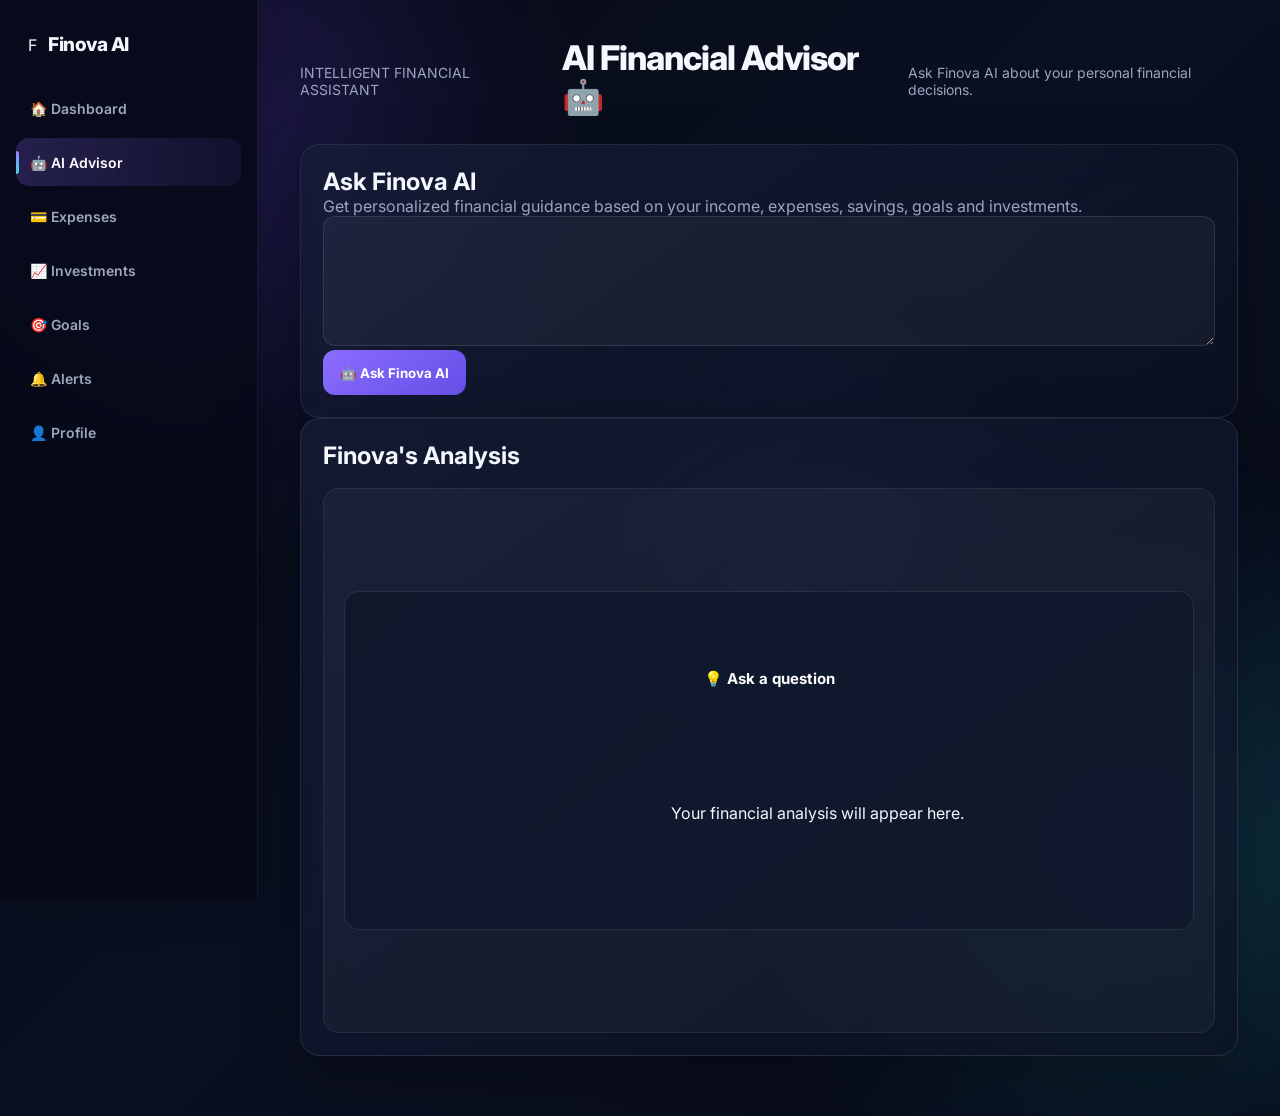
<file: frontend/advisor.html>
<!DOCTYPE html>
<html lang="en">
<head>
    <meta charset="UTF-8">
    <meta name="viewport" content="width=device-width, initial-scale=1.0">

    <title>AI Advisor | Finova AI</title>

    <link rel="stylesheet" href="style.css">
</head>

<body>

<div class="app">

    <!-- SIDEBAR -->
    <aside class="sidebar">

        <div class="logo">
            <span>F</span>
            <h2>Finova AI</h2>
        </div>

        <nav>
            <a href="index.html">🏠 Dashboard</a>
            <a href="advisor.html" class="active">🤖 AI Advisor</a>
            <a href="expenses.html">💳 Expenses</a>
            <a href="investments.html">📈 Investments</a>
            <a href="goals.html">🎯 Goals</a>
            <a href="alerts.html">🔔 Alerts</a>
            <a href="profile.html">👤 Profile</a>
        </nav>

    </aside>


    <!-- MAIN CONTENT -->
    <main class="main-content">

        <div class="page-header">

            <p class="eyebrow">INTELLIGENT FINANCIAL ASSISTANT</p>

            <h1>AI Financial Advisor 🤖</h1>

            <p>
                Ask Finova AI about your personal financial decisions.
            </p>

        </div>


        <!-- ADVISOR CARD -->
        <section class="card">

            <h2>Ask Finova AI</h2>

            <p>
                Get personalized financial guidance based on your
                income, expenses, savings, goals and investments.
            </p>

            <textarea
                id="question"
                placeholder="Example: Can I afford to buy a ₹50,000 laptop?"
                rows="5">
            </textarea>

            <button onclick="askAdvisor()">
                🤖 Ask Finova AI
            </button>

        </section>


        <!-- RESPONSE -->
        <section class="card">

            <h2>Finova's Analysis</h2>

            <div id="answer">

                <div style="text-align:center; padding:30px;">
                    <h3>💡 Ask a question</h3>

                    <p>
                        Your financial analysis will appear here.
                    </p>
                </div>

            </div>

        </section>

    </main>

</div>


<script>

const API = "http://127.0.0.1:5000/api";


async function askAdvisor() {

    const question =
        document.getElementById("question").value.trim();

    if (!question) {

        alert("Please enter a question.");

        return;
    }


    const answerBox =
        document.getElementById("answer");


    answerBox.innerHTML = `
        <div style="text-align:center; padding:30px;">
            <h3>🤔 Finova AI is analyzing...</h3>
            <p>Please wait.</p>
        </div>
    `;


    try {

        const response = await fetch(`${API}/advisor`, {

            method: "POST",

            headers: {
                "Content-Type": "application/json"
            },

            body: JSON.stringify({
                question: question
            })

        });


        const data = await response.json();


        if (!response.ok) {

            answerBox.innerHTML = `
                <div style="padding:20px;">
                    ❌ ${data.error || "Something went wrong."}
                </div>
            `;

            return;
        }


        answerBox.innerHTML = `
            <div style="
                white-space: pre-wrap;
                line-height: 1.7;
                padding: 20px;
                background: #f5f7fb;
                border-radius: 15px;
            ">
                ${data.answer}
            </div>
        `;


    } catch (error) {

        console.error(error);

        answerBox.innerHTML = `
            <div style="padding:20px;">
                ❌ Cannot connect to Flask.
            </div>
        `;

    }

}

</script>

</body>
</html>
</file>
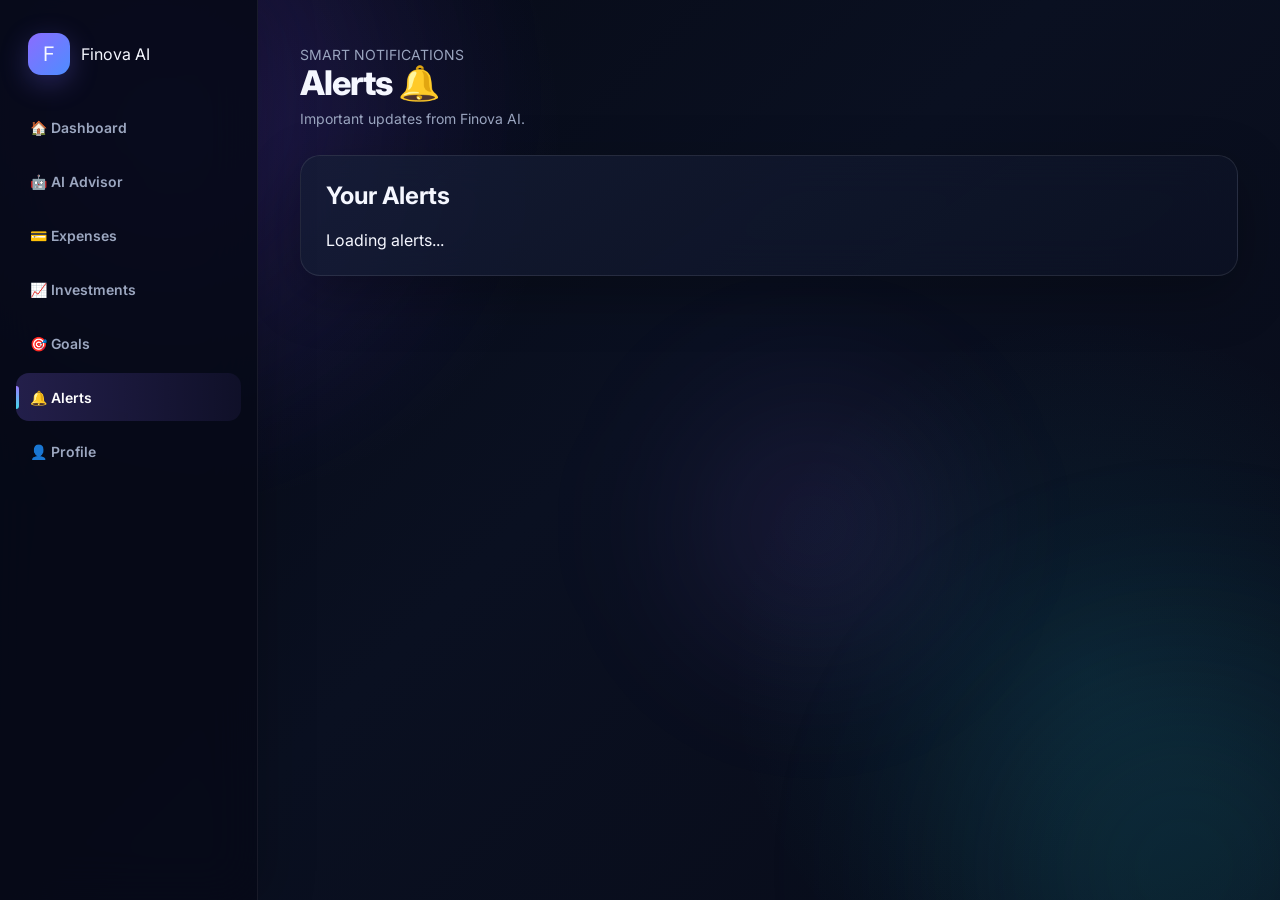
<file: frontend/alerts.html>
<!DOCTYPE html>
<html lang="en">

<head>

    <meta charset="UTF-8">

    <meta name="viewport"
          content="width=device-width, initial-scale=1.0">

    <title>Alerts | Finova AI</title>

    <link rel="stylesheet"
          href="style.css">

</head>


<body>

<div class="app">


    <aside class="sidebar">

        <div class="logo">

            <div class="logo-icon">
                F
            </div>

            Finova AI

        </div>


        <nav>

            <a href="index.html">
                🏠 Dashboard
            </a>

            <a href="advisor.html">
                🤖 AI Advisor
            </a>

            <a href="expenses.html">
                💳 Expenses
            </a>

            <a href="investments.html">
                📈 Investments
            </a>

            <a href="goals.html">
                🎯 Goals
            </a>

            <a class="active"
               href="alerts.html">
                🔔 Alerts
            </a>
            <a href="profile.html">👤 Profile</a>

        </nav>

    </aside>


    <main class="main">

        <header>

            <div>

                <p class="small-title">
                    SMART NOTIFICATIONS
                </p>

                <h1>
                    Alerts 🔔
                </h1>

                <p class="subtitle">
                    Important updates from Finova AI.
                </p>

            </div>

        </header>


        <div class="panel">

            <h2>
                Your Alerts
            </h2>

            <br>

            <div id="alertList">
                Loading alerts...
            </div>

        </div>

    </main>

</div>


<script>

const API =
    "http://127.0.0.1:5000/api";


async function loadAlerts() {

    try {

        const response =
            await fetch(
                `${API}/alerts`
            );


        const alerts =
            await response.json();


        const list =
            document.getElementById(
                "alertList"
            );


        if (alerts.length === 0) {

            list.innerHTML = `

                <div style="
                    text-align:center;
                    padding:50px;
                ">

                    <div style="
                        font-size:50px;
                    ">
                        🔔
                    </div>

                    <h3>
                        No alerts yet
                    </h3>

                    <p>
                        Finova will show important
                        financial alerts here.
                    </p>

                </div>

            `;

            return;

        }


        list.innerHTML =
            alerts.map(
                alert => `

                <div style="
                    padding:20px;
                    margin-bottom:12px;
                    background:#f5f7fb;
                    border-radius:14px;
                ">

                    <h3>
                        🔔 ${alert.title}
                    </h3>

                    <br>

                    <p>
                        ${alert.message}
                    </p>

                    <small>
                        ${alert.created_at}
                    </small>

                </div>

                `
            ).join("");


    } catch (error) {

        console.error(error);

    }

}


loadAlerts();

</script>

</body>

</html>
</file>
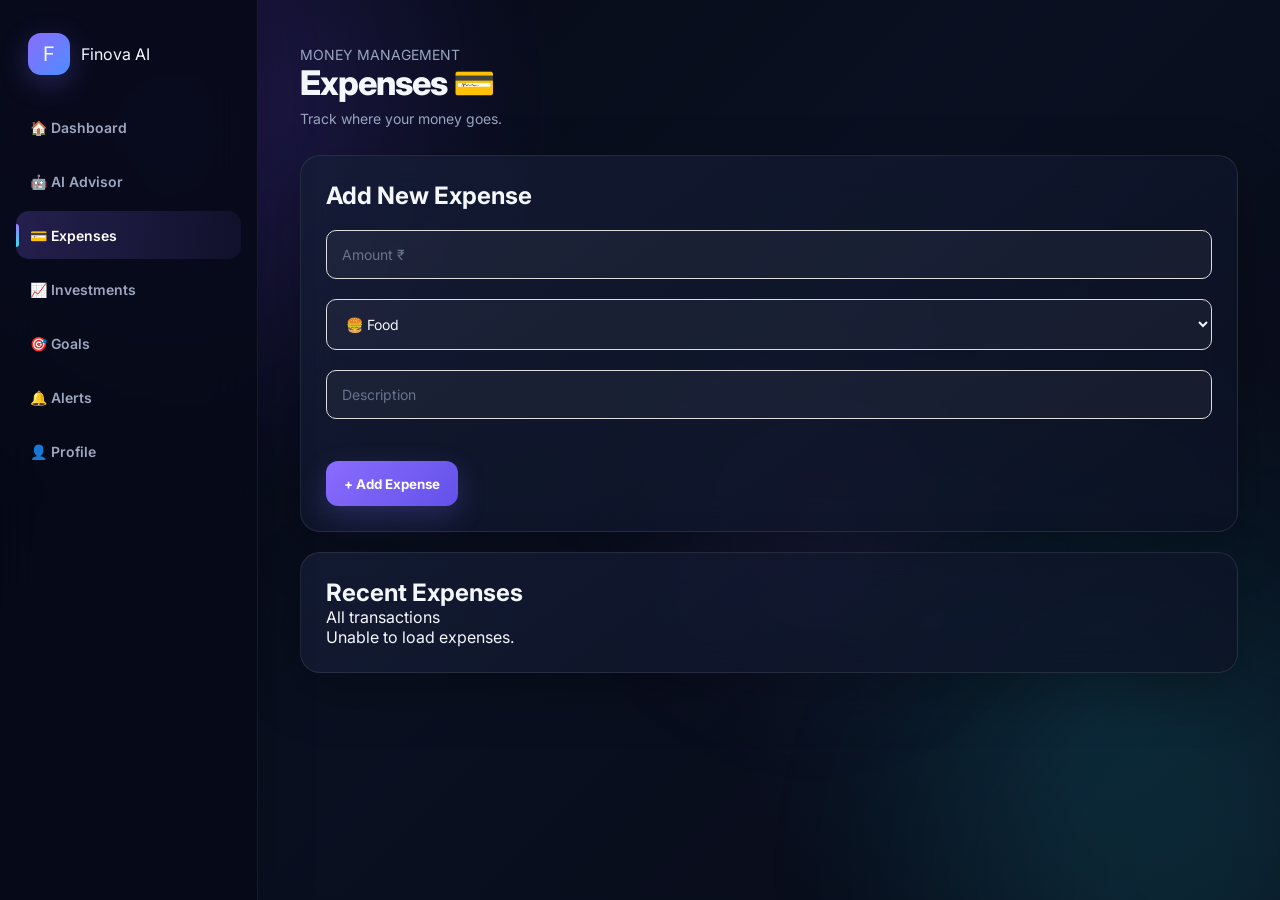
<file: frontend/expenses.html>
<!DOCTYPE html>
<html lang="en">

<head>
    <meta charset="UTF-8">
    <meta name="viewport" content="width=device-width, initial-scale=1.0">

    <title>Expenses | Finova AI</title>

    <link rel="stylesheet" href="style.css">
</head>

<body>

<div class="app">

    <!-- SIDEBAR -->
    <aside class="sidebar">

        <div class="logo">
            <div class="logo-icon">F</div>
            <span>Finova AI</span>
        </div>

        <nav>

            <a href="index.html">
                🏠 Dashboard
            </a>

            <a href="advisor.html">
                🤖 AI Advisor
            </a>

            <a class="active" href="expenses.html">
                💳 Expenses
            </a>

            <a href="investments.html">
                📈 Investments
            </a>

            <a href="goals.html">
                🎯 Goals
            </a>

            <a href="alerts.html">
                🔔 Alerts
            </a>
            <a href="profile.html">👤 Profile</a>

        </nav>

    </aside>


    <!-- MAIN -->
    <main class="main">

        <header>

            <div>
                <p class="small-title">
                    MONEY MANAGEMENT
                </p>

                <h1>
                    Expenses 💳
                </h1>

                <p class="subtitle">
                    Track where your money goes.
                </p>
            </div>

        </header>


        <!-- ADD EXPENSE -->

        <div class="panel">

            <h2>Add New Expense</h2>

            <br>

            <input
                id="amount"
                type="number"
                placeholder="Amount ₹"
                style="padding:15px; width:100%; border-radius:10px; border:1px solid #ddd;"
            >

            <br><br>

            <select
                id="category"
                style="padding:15px; width:100%; border-radius:10px; border:1px solid #ddd;"
            >

                <option value="Food">🍔 Food</option>
                <option value="Fuel">⛽ Fuel</option>
                <option value="Travel">✈️ Travel</option>
                <option value="Shopping">🛍️ Shopping</option>
                <option value="Education">📚 Education</option>
                <option value="Bills">💡 Bills</option>
                <option value="Health">❤️ Health</option>
                <option value="Other">📦 Other</option>

            </select>

            <br><br>

            <input
                id="description"
                type="text"
                placeholder="Description"
                style="padding:15px; width:100%; border-radius:10px; border:1px solid #ddd;"
            >

            <br><br>

            <button
                class="ai-button"
                onclick="addExpense()"
            >
                + Add Expense
            </button>

        </div>


        <br>


        <!-- EXPENSE LIST -->

        <div class="panel">

            <div class="panel-header">

                <h2>
                    Recent Expenses
                </h2>

                <span>
                    All transactions
                </span>

            </div>

            <div id="expenseList">
                Loading expenses...
            </div>

        </div>

    </main>

</div>


<script>

const API = "http://127.0.0.1:5000/api";


async function addExpense() {

    const amount =
        document.getElementById("amount").value;

    const category =
        document.getElementById("category").value;

    const description =
        document.getElementById("description").value;


    if (!amount) {

        alert("Please enter an amount.");

        return;

    }


    try {

        const response = await fetch(
            `${API}/expenses`,
            {
                method: "POST",

                headers: {
                    "Content-Type": "application/json"
                },

                body: JSON.stringify({

                    amount: amount,

                    category: category,

                    description: description

                })
            }
        );


        const data =
            await response.json();


        if (!response.ok) {

            alert(
                data.error ||
                "Something went wrong."
            );

            return;

        }


        alert("✅ Expense added successfully!");


        document.getElementById("amount").value = "";

        document.getElementById("description").value = "";


        loadExpenses();


    } catch (error) {

        console.error(error);

        alert(
            "Cannot connect to Flask server."
        );

    }

}


async function loadExpenses() {

    try {

        const response =
            await fetch(`${API}/expenses`);

        const expenses =
            await response.json();


        const list =
            document.getElementById("expenseList");


        if (expenses.length === 0) {

            list.innerHTML = `
                <div style="padding:30px; text-align:center;">
                    <h3>💸 No expenses yet</h3>
                    <p>Add your first expense above.</p>
                </div>
            `;

            return;

        }


        list.innerHTML = expenses.map(
            expense => `

            <div style="
                padding:18px;
                margin-bottom:12px;
                background:#f5f7fb;
                border-radius:14px;
                display:flex;
                justify-content:space-between;
                align-items:center;
            ">

                <div>

                    <strong>
                        ${expense.category}
                    </strong>

                    <br>

                    <small>
                        ${expense.description || "No description"}
                    </small>

                </div>


                <strong style="font-size:18px;">
                    ₹${Number(expense.amount).toLocaleString()}
                </strong>

            </div>

            `
        ).join("");


    } catch (error) {

        console.error(error);

        document.getElementById(
            "expenseList"
        ).innerHTML =
            "Unable to load expenses.";

    }

}


loadExpenses();

</script>

</body>

</html>
</file>
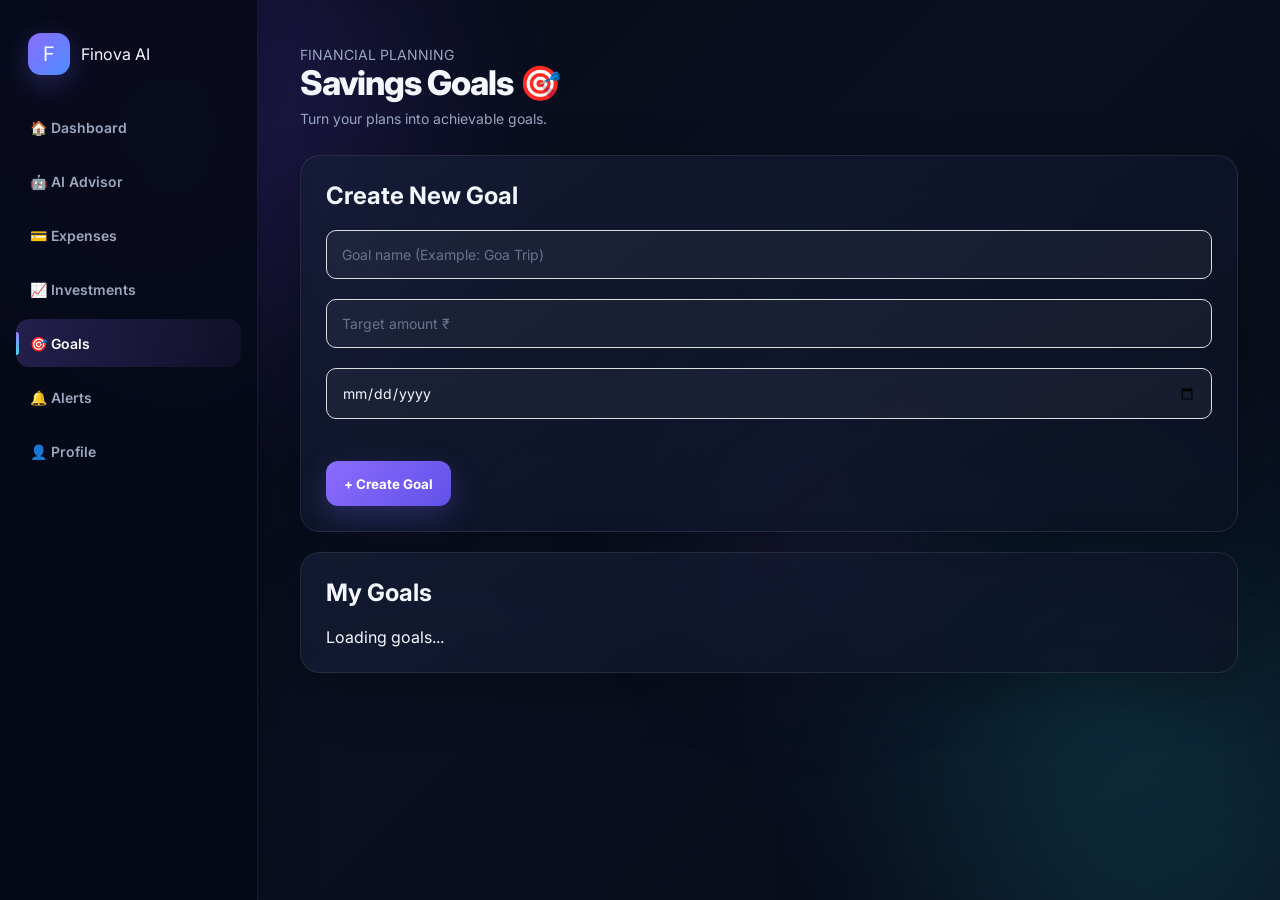
<file: frontend/goals.html>
<!DOCTYPE html>
<html lang="en">

<head>

    <meta charset="UTF-8">

    <meta name="viewport"
          content="width=device-width, initial-scale=1.0">

    <title>Goals | Finova AI</title>

    <link rel="stylesheet"
          href="style.css">

</head>


<body>

<div class="app">


    <aside class="sidebar">

        <div class="logo">

            <div class="logo-icon">
                F
            </div>

            Finova AI

        </div>


        <nav>

            <a href="index.html">
                🏠 Dashboard
            </a>

            <a href="advisor.html">
                🤖 AI Advisor
            </a>

            <a href="expenses.html">
                💳 Expenses
            </a>

            <a href="investments.html">
                📈 Investments
            </a>

            <a class="active"
               href="goals.html">
                🎯 Goals
            </a>

            <a href="alerts.html">
                🔔 Alerts
            </a>
            <a href="profile.html">👤 Profile</a>
            

        </nav>

    </aside>


    <main class="main">

        <header>

            <div>

                <p class="small-title">
                    FINANCIAL PLANNING
                </p>

                <h1>
                    Savings Goals 🎯
                </h1>

                <p class="subtitle">
                    Turn your plans into achievable goals.
                </p>

            </div>

        </header>


        <!-- CREATE GOAL -->

        <div class="panel">

            <h2>
                Create New Goal
            </h2>

            <br>


            <input
                id="goalName"
                type="text"
                placeholder="Goal name (Example: Goa Trip)"
                style="padding:15px; width:100%; border-radius:10px; border:1px solid #ddd;"
            >

            <br><br>


            <input
                id="target"
                type="number"
                placeholder="Target amount ₹"
                style="padding:15px; width:100%; border-radius:10px; border:1px solid #ddd;"
            >

            <br><br>


            <input
                id="deadline"
                type="date"
                style="padding:15px; width:100%; border-radius:10px; border:1px solid #ddd;"
            >

            <br><br>


            <button
                class="ai-button"
                onclick="createGoal()">

                + Create Goal

            </button>

        </div>


        <br>


        <!-- GOALS -->

        <div class="panel">

            <h2>
                My Goals
            </h2>

            <br>

            <div id="goalList">
                Loading goals...
            </div>

        </div>

    </main>

</div>


<script>

const API =
    "http://127.0.0.1:5000/api";


async function createGoal() {

    const name =
        document.getElementById(
            "goalName"
        ).value;

    const target =
        document.getElementById(
            "target"
        ).value;

    const deadline =
        document.getElementById(
            "deadline"
        ).value;


    if (!name || !target) {

        alert(
            "Please enter goal name and target."
        );

        return;

    }


    const response =
        await fetch(
            `${API}/goals`,
            {

                method: "POST",

                headers: {
                    "Content-Type":
                        "application/json"
                },

                body: JSON.stringify({

                    name: name,

                    target: target,

                    deadline: deadline

                })

            }
        );


    const data =
        await response.json();


    alert(data.message);


    document.getElementById(
        "goalName"
    ).value = "";

    document.getElementById(
        "target"
    ).value = "";


    loadGoals();

}


async function loadGoals() {

    const response =
        await fetch(
            `${API}/goals`
        );


    const goals =
        await response.json();


    const list =
        document.getElementById(
            "goalList"
        );


    if (goals.length === 0) {

        list.innerHTML = `

            <div style="
                text-align:center;
                padding:30px;
            ">

                <h3>
                    🎯 No goals yet
                </h3>

                <p>
                    Create your first savings goal above.
                </p>

            </div>

        `;

        return;

    }


    list.innerHTML =
        goals.map(
            goal => {

                const progress =
                    goal.target > 0
                    ? (goal.saved /
                       goal.target) * 100
                    : 0;


                return `

                <div style="
                    padding:20px;
                    margin-bottom:15px;
                    background:#f5f7fb;
                    border-radius:15px;
                ">

                    <h3>
                        🎯 ${goal.name}
                    </h3>

                    <br>

                    <p>
                        Target:
                        ₹${Number(
                            goal.target
                        ).toLocaleString()}
                    </p>

                    <p>
                        Saved:
                        ₹${Number(
                            goal.saved
                        ).toLocaleString()}
                    </p>

                    <p>
                        Deadline:
                        ${goal.deadline || "Not set"}
                    </p>

                    <br>

                    <div style="
                        background:#ddd;
                        height:10px;
                        border-radius:10px;
                    ">

                        <div style="
                            width:${Math.min(
                                progress,
                                100
                            )}%;
                            height:10px;
                            background:#7c3aed;
                            border-radius:10px;
                        ">
                        </div>

                    </div>

                    <small>
                        ${progress.toFixed(0)}% complete
                    </small>

                </div>

                `;

            }
        ).join("");

}


loadGoals();

</script>

</body>

</html>
</file>
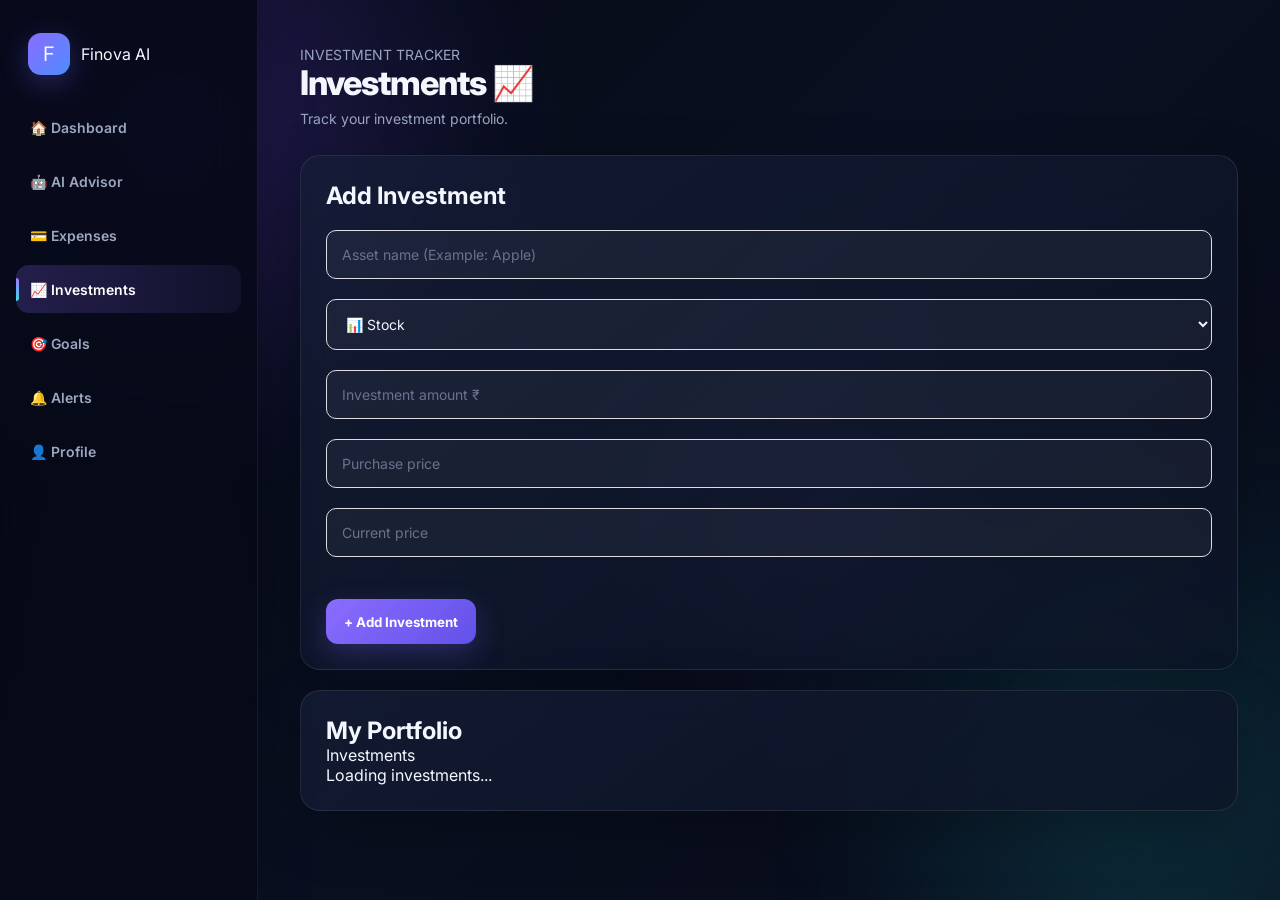
<file: frontend/investments.html>
<!DOCTYPE html>
<html lang="en">

<head>

    <meta charset="UTF-8">

    <meta name="viewport"
          content="width=device-width, initial-scale=1.0">

    <title>Investments | Finova AI</title>

    <link rel="stylesheet"
          href="style.css">

</head>


<body>

<div class="app">


    <!-- SIDEBAR -->

    <aside class="sidebar">

        <div class="logo">

            <div class="logo-icon">
                F
            </div>

            <span>
                Finova AI
            </span>

        </div>


        <nav>

            <a href="index.html">
                🏠 Dashboard
            </a>

            <a href="advisor.html">
                🤖 AI Advisor
            </a>

            <a href="expenses.html">
                💳 Expenses
            </a>

            <a class="active"
               href="investments.html">
                📈 Investments
            </a>

            <a href="goals.html">
                🎯 Goals
            </a>

            <a href="alerts.html">
                🔔 Alerts
            </a>
            <a href="profile.html">👤 Profile</a>

        </nav>

    </aside>


    <!-- MAIN -->

    <main class="main">

        <header>

            <div>

                <p class="small-title">
                    INVESTMENT TRACKER
                </p>

                <h1>
                    Investments 📈
                </h1>

                <p class="subtitle">
                    Track your investment portfolio.
                </p>

            </div>

        </header>


        <!-- ADD INVESTMENT -->

        <div class="panel">

            <h2>
                Add Investment
            </h2>

            <br>


            <input
                id="asset"
                type="text"
                placeholder="Asset name (Example: Apple)"
                style="padding:15px; width:100%; border-radius:10px; border:1px solid #ddd;"
            >

            <br><br>


            <select
                id="assetType"
                style="padding:15px; width:100%; border-radius:10px; border:1px solid #ddd;"
            >

                <option value="Stock">
                    📊 Stock
                </option>

                <option value="Mutual Fund">
                    📈 Mutual Fund
                </option>

                <option value="Crypto">
                    ₿ Cryptocurrency
                </option>

                <option value="Bond">
                    🏦 Bond
                </option>

                <option value="IPO">
                    🚀 IPO
                </option>

            </select>

            <br><br>


            <input
                id="amount"
                type="number"
                placeholder="Investment amount ₹"
                style="padding:15px; width:100%; border-radius:10px; border:1px solid #ddd;"
            >

            <br><br>


            <input
                id="purchasePrice"
                type="number"
                placeholder="Purchase price"
                style="padding:15px; width:100%; border-radius:10px; border:1px solid #ddd;"
            >

            <br><br>


            <input
                id="currentPrice"
                type="number"
                placeholder="Current price"
                style="padding:15px; width:100%; border-radius:10px; border:1px solid #ddd;"
            >

            <br><br>


            <button
                class="ai-button"
                onclick="addInvestment()">

                + Add Investment

            </button>

        </div>


        <br>


        <!-- INVESTMENT LIST -->

        <div class="panel">

            <div class="panel-header">

                <h2>
                    My Portfolio
                </h2>

                <span>
                    Investments
                </span>

            </div>


            <div id="investmentList">

                Loading investments...

            </div>

        </div>

    </main>

</div>


<script>

const API =
    "http://127.0.0.1:5000/api";


async function addInvestment() {

    const asset =
        document.getElementById(
            "asset"
        ).value;

    const assetType =
        document.getElementById(
            "assetType"
        ).value;

    const amount =
        document.getElementById(
            "amount"
        ).value;

    const purchasePrice =
        document.getElementById(
            "purchasePrice"
        ).value || 0;

    const currentPrice =
        document.getElementById(
            "currentPrice"
        ).value || 0;


    if (!asset || !amount) {

        alert(
            "Please enter asset and amount."
        );

        return;

    }


    try {

        const response =
            await fetch(
                `${API}/investments`,
                {

                    method: "POST",

                    headers: {
                        "Content-Type":
                            "application/json"
                    },

                    body: JSON.stringify({

                        asset: asset,

                        asset_type:
                            assetType,

                        amount: amount,

                        purchase_price:
                            purchasePrice,

                        current_price:
                            currentPrice

                    })

                }
            );


        const data =
            await response.json();


        if (!response.ok) {

            alert(
                data.error ||
                "Something went wrong."
            );

            return;

        }


        alert(
            "✅ Investment added!"
        );


        document.getElementById(
            "asset"
        ).value = "";

        document.getElementById(
            "amount"
        ).value = "";


        loadInvestments();


    } catch (error) {

        console.error(error);

        alert(
            "Cannot connect to Flask."
        );

    }

}


async function loadInvestments() {

    try {

        const response =
            await fetch(
                `${API}/investments`
            );


        const investments =
            await response.json();


        const list =
            document.getElementById(
                "investmentList"
            );


        if (investments.length === 0) {

            list.innerHTML = `

                <div style="
                    text-align:center;
                    padding:30px;
                ">

                    <h3>
                        📊 No investments yet
                    </h3>

                    <p>
                        Add your first investment above.
                    </p>

                </div>

            `;

            return;

        }


        list.innerHTML =
            investments.map(
                investment => `

                <div style="
                    padding:20px;
                    margin-bottom:12px;
                    background:#f5f7fb;
                    border-radius:14px;
                ">

                    <h3>
                        📈 ${investment.asset}
                    </h3>

                    <p>
                        Type:
                        ${investment.asset_type}
                    </p>

                    <p>
                        Invested:
                        ₹${Number(
                            investment.amount
                        ).toLocaleString()}
                    </p>

                    <p>
                        Purchase price:
                        ₹${investment.purchase_price}
                    </p>

                    <p>
                        Current price:
                        ₹${investment.current_price}
                    </p>

                </div>

                `
            ).join("");


    } catch (error) {

        console.error(error);

    }

}


loadInvestments();

</script>

</body>

</html>
</file>
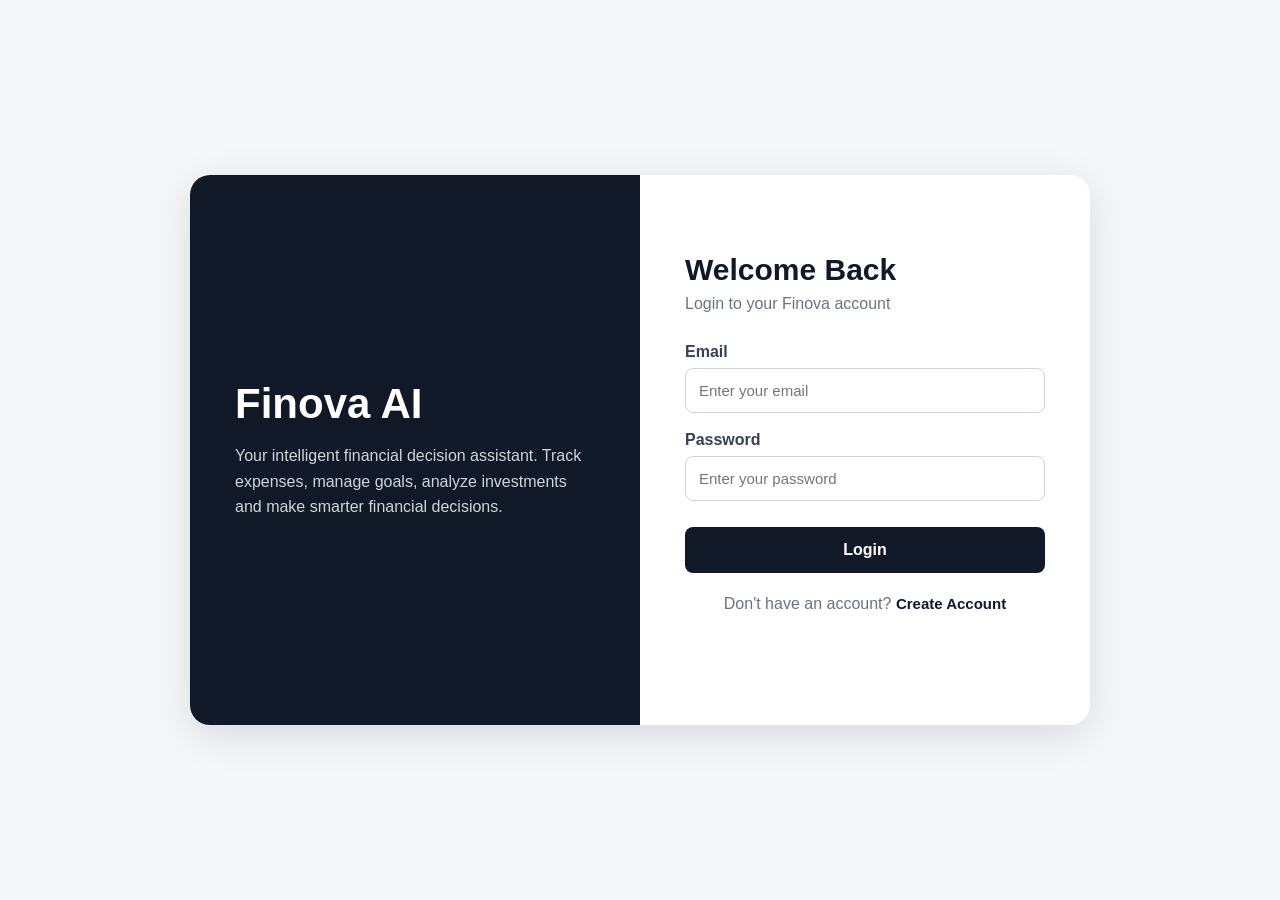
<file: frontend/login.html>
<!DOCTYPE html>
<html lang="en">
<head>
    <meta charset="UTF-8">
    <meta name="viewport" content="width=device-width, initial-scale=1.0">

    <title>Finova AI - Login</title>

    <style>
        * {
            box-sizing: border-box;
            margin: 0;
            padding: 0;
            font-family: Arial, sans-serif;
        }

        body {
            min-height: 100vh;
            background: #f5f7fa;
            display: flex;
            justify-content: center;
            align-items: center;
        }

        .container {
            width: 900px;
            max-width: 95%;
            min-height: 550px;
            background: white;
            border-radius: 20px;
            box-shadow: 0 10px 40px rgba(0,0,0,0.12);
            display: flex;
            overflow: hidden;
        }

        .left {
            width: 50%;
            background: #111827;
            color: white;
            padding: 60px 45px;
            display: flex;
            flex-direction: column;
            justify-content: center;
        }

        .left h1 {
            font-size: 42px;
            margin-bottom: 15px;
        }

        .left p {
            color: #d1d5db;
            line-height: 1.6;
            font-size: 16px;
        }

        .right {
            width: 50%;
            padding: 45px;
            display: flex;
            flex-direction: column;
            justify-content: center;
        }

        .right h2 {
            font-size: 30px;
            color: #111827;
            margin-bottom: 8px;
        }

        .subtitle {
            color: #6b7280;
            margin-bottom: 30px;
        }

        .form-group {
            margin-bottom: 18px;
        }

        label {
            display: block;
            margin-bottom: 7px;
            color: #374151;
            font-weight: 600;
        }

        input {
            width: 100%;
            padding: 13px;
            border: 1px solid #d1d5db;
            border-radius: 8px;
            font-size: 15px;
            outline: none;
        }

        input:focus {
            border-color: #111827;
        }

        .main-btn {
            width: 100%;
            padding: 14px;
            border: none;
            border-radius: 8px;
            background: #111827;
            color: white;
            font-size: 16px;
            font-weight: bold;
            cursor: pointer;
            margin-top: 8px;
        }

        .main-btn:hover {
            background: #000000;
        }

        .switch-text {
            text-align: center;
            margin-top: 22px;
            color: #6b7280;
        }

        .switch-btn {
            background: none;
            border: none;
            color: #111827;
            font-weight: bold;
            cursor: pointer;
            font-size: 15px;
        }

        .message {
            margin-top: 15px;
            text-align: center;
            color: #dc2626;
            min-height: 20px;
        }

        .hidden {
            display: none !important;
        }

        @media (max-width: 700px) {
            .container {
                flex-direction: column;
            }

            .left,
            .right {
                width: 100%;
            }

            .left {
                padding: 35px;
            }
        }
    </style>
</head>

<body>

<div class="container">

    <!-- LEFT SIDE -->
    <div class="left">
        <h1>Finova AI</h1>

        <p>
            Your intelligent financial decision assistant.
            Track expenses, manage goals, analyze investments
            and make smarter financial decisions.
        </p>
    </div>


    <!-- RIGHT SIDE -->
    <div class="right">

        <!-- LOGIN FORM -->
        <div id="loginSection">

            <h2>Welcome Back</h2>

            <p class="subtitle">
                Login to your Finova account
            </p>

            <form onsubmit="login(event)">

                <div class="form-group">
                    <label>Email</label>

                    <input
                        type="email"
                        id="loginEmail"
                        placeholder="Enter your email"
                        required
                    >
                </div>

                <div class="form-group">
                    <label>Password</label>

                    <input
                        type="password"
                        id="loginPassword"
                        placeholder="Enter your password"
                        required
                    >
                </div>

                <button type="submit" class="main-btn">
                    Login
                </button>

            </form>

            <div class="switch-text">
                Don't have an account?

                <button
                    type="button"
                    class="switch-btn"
                    onclick="showRegister()"
                >
                    Create Account
                </button>
            </div>

        </div>


        <!-- REGISTER FORM -->
        <div id="registerSection" class="hidden">

            <h2>Create Account</h2>

            <p class="subtitle">
                Create your Finova account
            </p>

            <form onsubmit="register(event)">

                <div class="form-group">
                    <label>Full Name</label>

                    <input
                        type="text"
                        id="registerName"
                        placeholder="Enter your name"
                        required
                    >
                </div>

                <div class="form-group">
                    <label>Email</label>

                    <input
                        type="email"
                        id="registerEmail"
                        placeholder="Enter your email"
                        required
                    >
                </div>

                <div class="form-group">
                    <label>Password</label>

                    <input
                        type="password"
                        id="registerPassword"
                        placeholder="Create a password"
                        minlength="6"
                        required
                    >
                </div>

                <button type="submit" class="main-btn">
                    Create Account
                </button>

            </form>

            <div class="switch-text">
                Already have an account?

                <button
                    type="button"
                    class="switch-btn"
                    onclick="showLogin()"
                >
                    Login
                </button>
            </div>

        </div>


        <div id="authMessage" class="message"></div>

    </div>

</div>


<script>

const API_URL = "http://127.0.0.1:5000";


function showRegister() {

    document.getElementById("loginSection")
        .classList.add("hidden");

    document.getElementById("registerSection")
        .classList.remove("hidden");

    document.getElementById("authMessage")
        .textContent = "";
}


function showLogin() {

    document.getElementById("registerSection")
        .classList.add("hidden");

    document.getElementById("loginSection")
        .classList.remove("hidden");

    document.getElementById("authMessage")
        .textContent = "";
}


async function register(event) {

    event.preventDefault();

    const name =
        document.getElementById("registerName").value.trim();

    const email =
        document.getElementById("registerEmail").value.trim();

    const password =
        document.getElementById("registerPassword").value;


    try {

        const response = await fetch(
            API_URL + "/api/register",
            {
                method: "POST",

                headers: {
                    "Content-Type": "application/json"
                },

                credentials: "include",

                body: JSON.stringify({
                    name: name,
                    email: email,
                    password: password
                })
            }
        );


        const data = await response.json();


        if (!response.ok) {

            document.getElementById("authMessage")
                .textContent =
                data.error || "Registration failed";

            return;
        }


        document.getElementById("authMessage").style.color =
            "#16a34a";

        document.getElementById("authMessage")
            .textContent =
            "Account created successfully!";


        setTimeout(function() {

            window.location.href = "index.html";

        }, 800);


    } catch (error) {

        console.error(error);

        document.getElementById("authMessage").style.color =
            "#dc2626";

        document.getElementById("authMessage")
            .textContent =
            "Cannot connect to the server.";

    }
}


async function login(event) {

    event.preventDefault();

    const email =
        document.getElementById("loginEmail").value.trim();

    const password =
        document.getElementById("loginPassword").value;


    try {

        const response = await fetch(
            API_URL + "/api/login",
            {
                method: "POST",

                headers: {
                    "Content-Type": "application/json"
                },

                credentials: "include",

                body: JSON.stringify({
                    email: email,
                    password: password
                })
            }
        );


        const data = await response.json();


        if (!response.ok) {

            document.getElementById("authMessage")
                .textContent =
                data.error || "Login failed";

            return;
        }


        document.getElementById("authMessage").style.color =
            "#16a34a";

        document.getElementById("authMessage")
            .textContent =
            "Login successful!";


        setTimeout(function() {

            window.location.href = "index.html";

        }, 500);


    } catch (error) {

        console.error(error);

        document.getElementById("authMessage").style.color =
            "#dc2626";

        document.getElementById("authMessage")
            .textContent =
            "Cannot connect to the server.";

    }

}

</script>

</body>
</html>
</file>
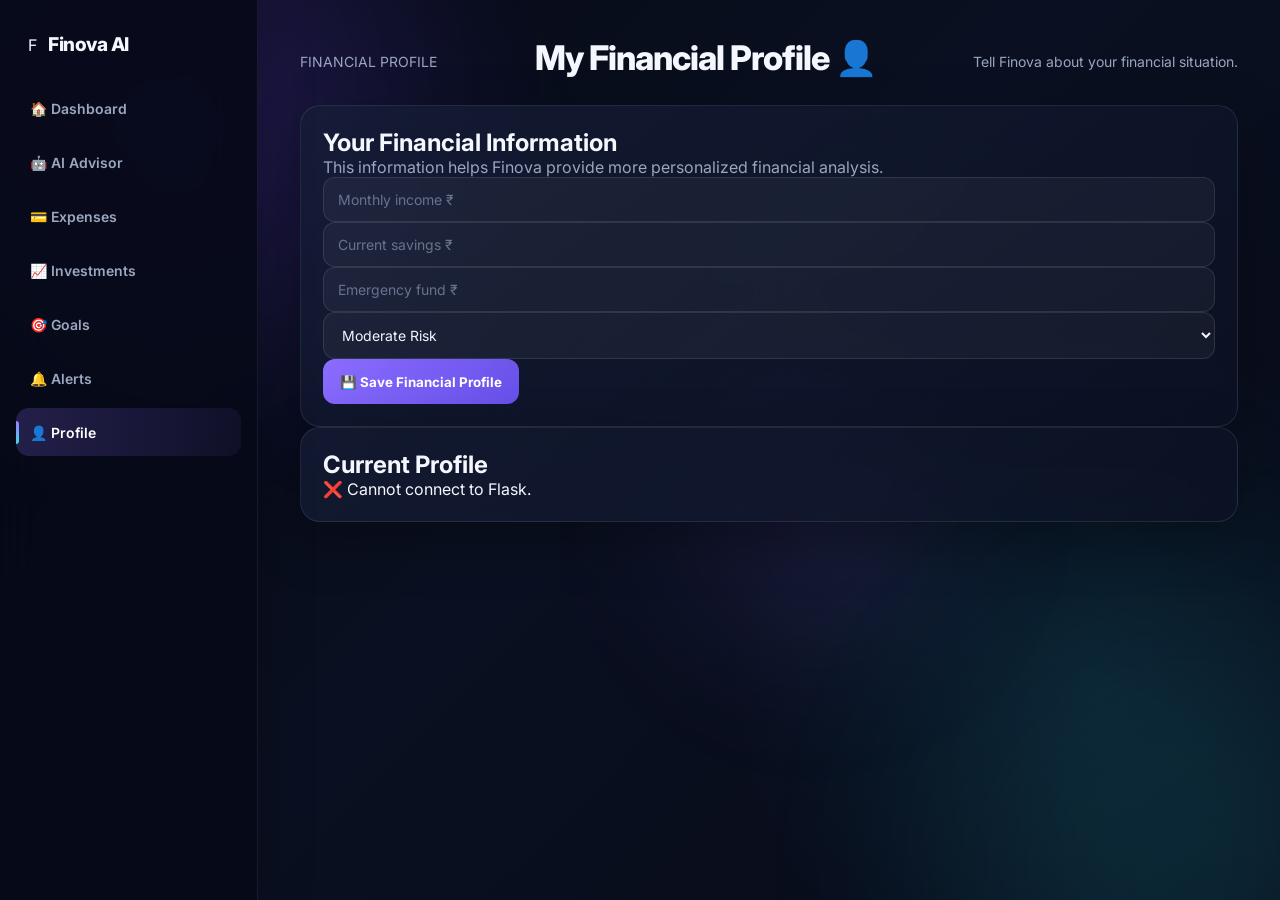
<file: frontend/profile.html>
<!DOCTYPE html>
<html lang="en">
<head>
    <meta charset="UTF-8">
    <meta name="viewport" content="width=device-width, initial-scale=1.0">

    <title>Financial Profile | Finova AI</title>

    <link rel="stylesheet" href="style.css">
</head>

<body>

<div class="app">

    <aside class="sidebar">

        <div class="logo">
            <span>F</span>
            <h2>Finova AI</h2>
        </div>

        <nav>
            <a href="index.html">🏠 Dashboard</a>
            <a href="advisor.html">🤖 AI Advisor</a>
            <a href="expenses.html">💳 Expenses</a>
            <a href="investments.html">📈 Investments</a>
            <a href="goals.html">🎯 Goals</a>
            <a href="alerts.html">🔔 Alerts</a>
            <a href="profile.html" class="active">👤 Profile</a>
        </nav>

    </aside>


    <main class="main-content">

        <div class="page-header">

            <p class="eyebrow">FINANCIAL PROFILE</p>

            <h1>My Financial Profile 👤</h1>

            <p>
                Tell Finova about your financial situation.
            </p>

        </div>


        <section class="card">

            <h2>Your Financial Information</h2>

            <p>
                This information helps Finova provide more personalized
                financial analysis.
            </p>


            <input
                type="number"
                id="income"
                placeholder="Monthly income ₹"
            >


            <input
                type="number"
                id="savings"
                placeholder="Current savings ₹"
            >


            <input
                type="number"
                id="emergency"
                placeholder="Emergency fund ₹"
            >


            <select id="risk">

                <option value="low">
                    Low Risk
                </option>

                <option value="moderate" selected>
                    Moderate Risk
                </option>

                <option value="high">
                    High Risk
                </option>

            </select>


            <button onclick="saveProfile()">
                💾 Save Financial Profile
            </button>

        </section>


        <section class="card">

            <h2>Current Profile</h2>

            <div id="profileData">
                Loading profile...
            </div>

        </section>

    </main>

</div>


<script>

const API = "http://127.0.0.1:5000/api";


async function loadProfile() {

    try {

        const response =
            await fetch(`${API}/profile`);

        const data =
            await response.json();


        if (!data) {

            document.getElementById("profileData").innerHTML =
                "No profile found.";

            return;
        }


        document.getElementById("income").value =
            data.income || "";

        document.getElementById("savings").value =
            data.savings || "";

        document.getElementById("emergency").value =
            data.emergency_fund || "";

        document.getElementById("risk").value =
            data.risk_level || "moderate";


        document.getElementById("profileData").innerHTML = `

            <div style="
                background:#f5f7fb;
                padding:20px;
                border-radius:15px;
                line-height:2;
            ">

                💰 Monthly Income:
                <strong>
                    ₹${Number(data.income || 0).toLocaleString()}
                </strong>

                <br>

                💵 Savings:
                <strong>
                    ₹${Number(data.savings || 0).toLocaleString()}
                </strong>

                <br>

                🛟 Emergency Fund:
                <strong>
                    ₹${Number(data.emergency_fund || 0).toLocaleString()}
                </strong>

                <br>

                📊 Risk Level:
                <strong>
                    ${data.risk_level || "moderate"}
                </strong>

            </div>

        `;

    } catch (error) {

        console.error(error);

        document.getElementById("profileData").innerHTML =
            "❌ Cannot connect to Flask.";

    }

}


async function saveProfile() {

    const income =
        document.getElementById("income").value;

    const savings =
        document.getElementById("savings").value;

    const emergency =
        document.getElementById("emergency").value;

    const risk =
        document.getElementById("risk").value;


    try {

        const response =
            await fetch(`${API}/profile`, {

                method: "PUT",

                headers: {
                    "Content-Type": "application/json"
                },

                body: JSON.stringify({

                    income: Number(income || 0),

                    savings: Number(savings || 0),

                    emergency_fund:
                        Number(emergency || 0),

                    risk_level: risk

                })

            });


        const data =
            await response.json();


        if (!response.ok) {

            alert(
                data.error ||
                "Could not save profile."
            );

            return;
        }


        alert("✅ Financial profile saved!");

        loadProfile();


    } catch (error) {

        console.error(error);

        alert("❌ Cannot connect to Flask.");

    }

}


loadProfile();

</script>

</body>
</html>
</file>
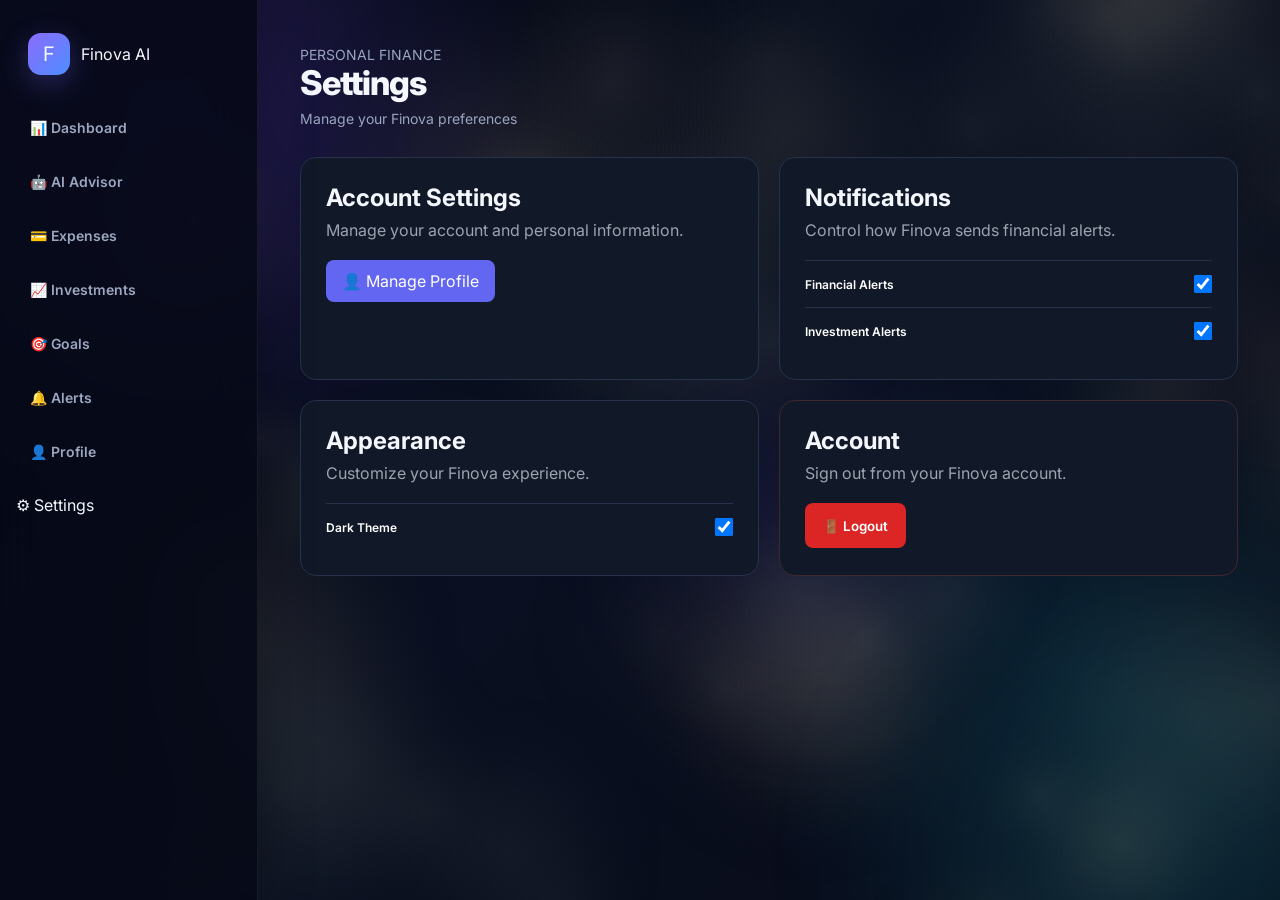
<file: frontend/settings.html>
<!DOCTYPE html>
<html lang="en">

<head>
    <meta charset="UTF-8">
    <meta name="viewport" content="width=device-width, initial-scale=1.0">

    <title>Settings - Finova AI</title>

    <link rel="stylesheet" href="style.css">
</head>

<body>

<div class="app">

    <!-- SIDEBAR -->
    <aside class="sidebar">

        <div class="logo">
            <div class="logo-icon">F</div>
            <span>Finova AI</span>
        </div>

        <nav>

            <a href="index.html">
                📊 Dashboard
            </a>

            <a href="advisor.html">
                🤖 AI Advisor
            </a>

            <a href="expenses.html">
                💳 Expenses
            </a>

            <a href="investments.html">
                📈 Investments
            </a>

            <a href="goals.html">
                🎯 Goals
            </a>

            <a href="alerts.html">
                🔔 Alerts
            </a>

            <a href="profile.html">
                👤 Profile
            </a>

        </nav>

        <div class="sidebar-bottom">

            <a class="active">
                ⚙ Settings
            </a>

        </div>

    </aside>


    <!-- MAIN -->
    <main class="main">

        <header>

            <div>

                <p class="small-title">
                    PERSONAL FINANCE
                </p>

                <h1>
                    Settings
                </h1>

                <p class="subtitle">
                    Manage your Finova preferences
                </p>

            </div>

        </header>


        <!-- SETTINGS -->
        <section class="settings-container">

            <div class="settings-card">

                <h2>Account Settings</h2>

                <p>
                    Manage your account and personal information.
                </p>

                <a href="profile.html" class="settings-button">
                    👤 Manage Profile
                </a>

            </div>


            <div class="settings-card">

                <h2>Notifications</h2>

                <p>
                    Control how Finova sends financial alerts.
                </p>

                <label class="setting-row">

                    <span>
                        Financial Alerts
                    </span>

                    <input type="checkbox" checked>

                </label>

                <label class="setting-row">

                    <span>
                        Investment Alerts
                    </span>

                    <input type="checkbox" checked>

                </label>

            </div>


            <div class="settings-card">

                <h2>Appearance</h2>

                <p>
                    Customize your Finova experience.
                </p>

                <label class="setting-row">

    <span>
        Dark Theme
    </span>

    <input
        type="checkbox"
        id="darkThemeToggle"
        checked
        onchange="toggleDarkTheme(this)"
    >

</label>

            </div>


            <div class="settings-card danger-card">

                <h2>Account</h2>

                <p>
                    Sign out from your Finova account.
                </p>

                <button
                    class="logout-settings-btn"
                    onclick="logoutUser()"
                >
                    🚪 Logout
                </button>

            </div>

        </section>

    </main>

</div>


<script src="script.js"></script>

</body>

</html>
</file>
<file: frontend/style.css>
@import url('https://fonts.googleapis.com/css2?family=Inter:wght@400;500;600;700;800&display=swap');

:root {
    --bg: #070b18;
    --bg-2: #0b1020;
    --surface: rgba(17, 24, 45, 0.72);
    --surface-solid: #11182d;
    --surface-soft: rgba(255, 255, 255, 0.055);

    --text: #f5f7ff;
    --muted: #9aa5bf;
    --border: rgba(255, 255, 255, 0.09);

    --primary: #8b6cff;
    --primary-dark: #7050ed;
    --cyan: #3dd9e8;
    --green: #31d49a;
    --orange: #ffb84d;
    --red: #ff6678;

    --shadow: 0 18px 55px rgba(0, 0, 0, 0.28);
    --radius: 20px;
}


/* =========================================================
   BASIC RESET
========================================================= */

* {
    box-sizing: border-box;
    margin: 0;
    padding: 0;
}

html {
    scroll-behavior: smooth;
}

body {
    min-height: 100vh;
    font-family: 'Inter', sans-serif;
    color: var(--text);

    background:
        radial-gradient(
            circle at 15% 15%,
            rgba(116, 76, 255, 0.13),
            transparent 28%
        ),
        radial-gradient(
            circle at 85% 75%,
            rgba(35, 204, 226, 0.09),
            transparent 28%
        ),
        linear-gradient(
            135deg,
            #060914 0%,
            #0a1021 48%,
            #080b18 100%
        );

    overflow-x: hidden;
}


/* =========================================================
   MOVING FOG / AURORA BACKGROUND
========================================================= */

body::before,
body::after {
    content: "";
    position: fixed;

    width: 55vw;
    height: 55vw;

    max-width: 850px;
    max-height: 850px;

    border-radius: 50%;

    filter: blur(95px);

    opacity: 0.22;

    pointer-events: none;

    z-index: -1;

    will-change: transform;
}


/* Purple fog */

body::before {
    left: -18vw;
    top: -20vw;

    background:
        radial-gradient(
            circle,
            rgba(125, 76, 255, 0.85),
            rgba(125, 76, 255, 0) 68%
        );

    animation:
        fogMoveOne 24s ease-in-out infinite alternate;
}


/* Cyan fog */

body::after {
    right: -20vw;
    bottom: -25vw;

    background:
        radial-gradient(
            circle,
            rgba(37, 211, 230, 0.7),
            rgba(37, 211, 230, 0) 68%
        );

    animation:
        fogMoveTwo 30s ease-in-out infinite alternate;
}


/* Purple fog movement */

@keyframes fogMoveOne {

    0% {
        transform:
            translate3d(0, 0, 0)
            scale(1);
    }

    50% {
        transform:
            translate3d(18vw, 12vh, 0)
            scale(1.15);
    }

    100% {
        transform:
            translate3d(5vw, 28vh, 0)
            scale(0.92);
    }
}


/* Cyan fog movement */

@keyframes fogMoveTwo {

    0% {
        transform:
            translate3d(0, 0, 0)
            scale(1);
    }

    50% {
        transform:
            translate3d(-16vw, -10vh, 0)
            scale(1.18);
    }

    100% {
        transform:
            translate3d(-4vw, -24vh, 0)
            scale(0.94);
    }
}


/* =========================================================
   EXTRA SOFT ATMOSPHERE
========================================================= */

.main::before,
.main-content::before {

    content: "";

    position: fixed;

    width: 420px;
    height: 420px;

    border-radius: 50%;

    background:
        radial-gradient(
            circle,
            rgba(139, 108, 255, 0.12),
            transparent 68%
        );

    filter: blur(55px);

    top: 35%;
    right: 20%;

    pointer-events: none;

    z-index: 0;

    animation:
        smallFog 20s ease-in-out infinite alternate;
}


@keyframes smallFog {

    from {
        transform:
            translate(-80px, 50px)
            scale(0.9);
    }

    to {
        transform:
            translate(100px, -80px)
            scale(1.15);
    }
}


/* =========================================================
   SIDEBAR
========================================================= */

.sidebar {

    position: fixed;

    left: 0;
    top: 0;
    bottom: 0;

    width: 258px;

    padding: 25px 16px;

    background:
        rgba(6, 10, 23, 0.88);

    backdrop-filter: blur(24px);
    -webkit-backdrop-filter: blur(24px);

    border-right:
        1px solid rgba(255, 255, 255, 0.07);

    z-index: 20;

    box-shadow:
        12px 0 45px rgba(0, 0, 0, 0.18);
}


/* Logo */

.logo {

    display: flex;

    align-items: center;

    gap: 11px;

    padding:
        8px 12px 28px;
}


.logo-icon {

    width: 42px;
    height: 42px;

    display: grid;
    place-items: center;

    border-radius: 13px;

    background:
        linear-gradient(
            135deg,
            #8b6cff,
            #4d8dff
        );

    box-shadow:
        0 8px 28px rgba(108, 92, 231, 0.32);

    font-size: 20px;
}


.logo h2 {

    font-size: 19px;

    font-weight: 800;

    letter-spacing: -0.5px;
}


/* Sidebar navigation */

.sidebar nav {

    display: flex;

    flex-direction: column;

    gap: 6px;
}


.sidebar nav a {

    position: relative;

    display: flex;

    align-items: center;

    gap: 12px;

    min-height: 48px;

    padding:
        0 14px;

    border-radius: 13px;

    color: #9ca7c0;

    text-decoration: none;

    font-size: 14px;

    font-weight: 600;

    transition:
        0.25s ease;
}


.sidebar nav a:hover {

    color: #ffffff;

    background:
        rgba(255, 255, 255, 0.055);

    transform:
        translateX(3px);
}


.sidebar nav a.active {

    color: #ffffff;

    background:
        linear-gradient(
            90deg,
            rgba(139, 108, 255, 0.22),
            rgba(139, 108, 255, 0.07)
        );
}


.sidebar nav a.active::before {

    content: "";

    position: absolute;

    left: 0;

    width: 3px;

    height: 23px;

    border-radius:
        0 4px 4px 0;

    background:
        linear-gradient(
            #9b7cff,
            #42d8e8
        );
}


/* =========================================================
   MAIN CONTENT
========================================================= */

.main,
.main-content {

    position: relative;

    z-index: 1;

    margin-left: 258px;

    min-height: 100vh;

    padding:
        38px 42px 60px;
}


.main > *,
.main-content > * {

    position: relative;

    z-index: 2;
}


/* =========================================================
   HEADER
========================================================= */

header,
.page-header {

    display: flex;

    align-items: center;

    justify-content: space-between;

    gap: 25px;

    margin-bottom: 28px;
}


header h1,
.page-header h1 {

    font-size:
        clamp(25px, 3vw, 34px);

    line-height: 1.15;

    letter-spacing: -1px;

    font-weight: 800;
}


header p,
.page-header p {

    color: var(--muted);

    margin-top: 8px;

    font-size: 14px;
}


/* User profile */

.user-profile {

    display: flex;

    align-items: center;

    gap: 11px;
}


.user-avatar,
.avatar {

    width: 42px;
    height: 42px;

    border-radius: 50%;

    display: grid;

    place-items: center;

    background:
        linear-gradient(
            135deg,
            #8b6cff,
            #4c9fff
        );

    font-weight: 800;

    box-shadow:
        0 8px 25px rgba(100, 80, 240, 0.25);
}


/* =========================================================
   CARDS
========================================================= */

.card,
.panel {

    background:
        linear-gradient(
            145deg,
            rgba(22, 30, 55, 0.76),
            rgba(12, 18, 36, 0.72)
        );

    border:
        1px solid var(--border);

    border-radius:
        var(--radius);

    box-shadow:
        var(--shadow);

    backdrop-filter:
        blur(20px);

    -webkit-backdrop-filter:
        blur(20px);
}


.card {

    padding: 22px;

    transition:
        transform 0.25s ease,
        border-color 0.25s ease,
        box-shadow 0.25s ease;
}


.card:hover {

    transform:
        translateY(-3px);

    border-color:
        rgba(139, 108, 255, 0.22);

    box-shadow:
        0 22px 60px rgba(0, 0, 0, 0.34);
}


.panel {

    padding: 25px;
}


.card h3,
.panel h3 {

    font-size: 15px;

    font-weight: 700;
}


.card p,
.panel p {

    color:
        var(--muted);
}


/* =========================================================
   STAT CARDS
========================================================= */

.cards {

    display: grid;

    grid-template-columns:
        repeat(4, 1fr);

    gap: 17px;

    margin-bottom: 20px;
}


.stat-card {

    position: relative;

    overflow: hidden;

    min-height: 145px;
}


.stat-card::after {

    content: "";

    position: absolute;

    width: 110px;
    height: 110px;

    border-radius: 50%;

    right: -55px;
    bottom: -55px;

    background:
        rgba(139, 108, 255, 0.12);

    filter:
        blur(3px);
}


.stat-icon {

    width: 40px;
    height: 40px;

    display: grid;

    place-items: center;

    border-radius: 12px;

    background:
        rgba(139, 108, 255, 0.13);

    margin-bottom: 17px;
}


.stat-card .value {

    font-size: 25px;

    font-weight: 800;

    letter-spacing: -0.7px;

    margin-top: 8px;
}


.stat-card .label {

    font-size: 12px;

    color:
        var(--muted);
}


/* =========================================================
   AI ADVISOR
========================================================= */

.advisor-card {

    position: relative;

    overflow: hidden;

    padding: 30px;

    min-height: 205px;

    border:
        1px solid rgba(139, 108, 255, 0.24);

    background:

        radial-gradient(
            circle at 90% 15%,
            rgba(55, 220, 235, 0.17),
            transparent 28%
        ),

        radial-gradient(
            circle at 10% 100%,
            rgba(139, 108, 255, 0.25),
            transparent 35%
        ),

        linear-gradient(
            120deg,
            #151b3c,
            #251956 55%,
            #101a35
        );

    border-radius: 24px;

    box-shadow:
        0 25px 70px rgba(40, 30, 100, 0.25);

    margin-bottom: 20px;
}


.advisor-card::before {

    content: "";

    position: absolute;

    width: 280px;
    height: 280px;

    border-radius: 50%;

    right: -90px;
    top: -150px;

    background:
        rgba(108, 92, 231, 0.22);

    filter:
        blur(35px);

    animation:
        heroFog 14s ease-in-out infinite alternate;
}


@keyframes heroFog {

    from {
        transform:
            translate(-20px, 20px);
    }

    to {
        transform:
            translate(20px, 45px);
    }
}


.advisor-card > * {

    position: relative;

    z-index: 2;
}


.ai-badge {

    display: inline-flex;

    align-items: center;

    gap: 7px;

    padding:
        7px 11px;

    border-radius: 999px;

    background:
        rgba(255, 255, 255, 0.09);

    border:
        1px solid rgba(255, 255, 255, 0.1);

    color:
        #dcd7ff;

    font-size: 11px;

    font-weight: 700;

    margin-bottom: 18px;
}


.advisor-card h2 {

    max-width: 650px;

    font-size:
        clamp(24px, 3vw, 34px);

    letter-spacing: -0.9px;

    margin-bottom: 9px;
}


.advisor-card p {

    max-width: 610px;

    color:
        #b5bdd3;

    line-height: 1.65;

    font-size: 14px;
}


/* AI button */

.ai-button {

    display: inline-flex;

    align-items: center;

    gap: 8px;

    margin-top: 22px;

    padding:
        12px 18px;

    border: 0;

    border-radius: 12px;

    color: white;

    background:
        linear-gradient(
            135deg,
            #8b6cff,
            #6251e9
        );

    box-shadow:
        0 10px 28px rgba(108, 92, 231, 0.28);

    cursor: pointer;

    font-family: inherit;

    font-weight: 700;

    transition:
        0.25s ease;
}


.ai-button:hover {

    transform:
        translateY(-2px);

    box-shadow:
        0 14px 35px rgba(108, 92, 231, 0.38);
}


/* =========================================================
   DASHBOARD GRID
========================================================= */

.dashboard-grid {

    display: grid;

    grid-template-columns:
        minmax(0, 1.65fr)
        minmax(280px, 0.75fr);

    gap: 20px;
}


.chart-card,
.health-card {

    min-height: 330px;
}


.section-title {

    display: flex;

    align-items: center;

    justify-content: space-between;

    gap: 15px;

    margin-bottom: 22px;
}


.section-title span {

    color:
        var(--muted);

    font-size: 12px;
}


/* =========================================================
   CHART
========================================================= */

.chart-container,
.chart {

    position: relative;

    width: 100%;

    min-height: 235px;
}


#expenseChart {

    width: 100% !important;

    max-height: 250px;
}


/* =========================================================
   FINANCIAL HEALTH
========================================================= */

.health-card {

    display: flex;

    flex-direction: column;

    align-items: center;
}


.health-score {

    display: grid;

    place-items: center;

    margin:
        20px 0;
}


.score {

    position: relative;

    width: 170px;
    height: 170px;

    border-radius: 50%;

    display: grid;

    place-items: center;

    background:
        conic-gradient(
            var(--primary) 0deg,
            #a27cff 180deg,
            var(--cyan) 281deg,
            rgba(255,255,255,.08) 281deg,
            rgba(255,255,255,.08) 360deg
        );

    box-shadow:
        0 0 50px rgba(116, 92, 231, 0.15);
}


.score::before {

    content: "";

    position: absolute;

    inset: 11px;

    border-radius: 50%;

    background:
        #11182d;

    box-shadow:
        inset 0 0 25px rgba(0,0,0,.25);
}


.score span {

    position: relative;

    z-index: 2;

    font-size: 37px;

    font-weight: 800;
}


.health-card > p {

    text-align: center;

    line-height: 1.6;

    font-size: 13px;
}


/* =========================================================
   FORMS
========================================================= */

form {

    display: grid;

    gap: 16px;
}


.form-group {

    display: grid;

    gap: 7px;
}


label {

    color:
        #c5cce0;

    font-size: 12px;

    font-weight: 600;
}


input,
select,
textarea {

    width: 100%;

    border:
        1px solid rgba(255,255,255,.1);

    outline: none;

    border-radius: 12px;

    padding:
        13px 14px;

    background:
        rgba(255,255,255,.045);

    color:
        #f4f6ff;

    font-family: inherit;

    font-size: 14px;

    transition:
        .2s ease;
}


input::placeholder,
textarea::placeholder {

    color:
        #68738e;
}


select option {

    background:
        #11182d;

    color:
        white;
}


input:focus,
select:focus,
textarea:focus {

    border-color:
        rgba(139,108,255,.7);

    box-shadow:
        0 0 0 4px rgba(139,108,255,.1);

    background:
        rgba(255,255,255,.06);
}


textarea {

    min-height: 130px;

    resize: vertical;
}


button,
.btn {

    min-height: 45px;

    padding:
        11px 17px;

    border: 0;

    border-radius: 12px;

    color:
        white;

    background:
        linear-gradient(
            135deg,
            #8b6cff,
            #6650e8
        );

    cursor: pointer;

    font-family: inherit;

    font-weight: 700;

    transition:
        .25s ease;
}


button:hover,
.btn:hover {

    transform:
        translateY(-2px);

    box-shadow:
        0 12px 30px rgba(108,92,231,.25);
}


/* =========================================================
   LISTS
========================================================= */

.list,
.expense-list,
.investment-list,
.goal-list,
.alert-list {

    display: grid;

    gap: 10px;
}


.list-item,
.expense-item,
.investment-item,
.goal-item,
.alert-item {

    padding: 16px;

    border-radius: 14px;

    background:
        rgba(255,255,255,.035);

    border:
        1px solid rgba(255,255,255,.065);

    transition:
        .2s ease;
}


.list-item:hover,
.expense-item:hover,
.investment-item:hover,
.goal-item:hover,
.alert-item:hover {

    background:
        rgba(255,255,255,.06);

    border-color:
        rgba(139,108,255,.17);
}


/* =========================================================
   GOALS / PROGRESS
========================================================= */

.progress,
.progress-bar {

    width: 100%;

    height: 8px;

    overflow: hidden;

    border-radius: 999px;

    background:
        rgba(255,255,255,.08);
}


.progress > *,
.progress-bar > * {

    height: 100%;

    border-radius: inherit;

    background:
        linear-gradient(
            90deg,
            var(--primary),
            var(--cyan)
        );
}


/* =========================================================
   AI RESPONSE
========================================================= */

#advice,
#answer,
.advisor-response {

    margin-top: 18px;

    padding: 20px;

    border-radius: 16px;

    line-height: 1.7;

    color:
        #dce2f3;

    background:
        rgba(255,255,255,.035);

    border:
        1px solid rgba(255,255,255,.07);

    white-space: pre-wrap;
}


.confidence {

    color:
        var(--cyan);

    font-weight: 700;
}


/* =========================================================
   PROFILE
========================================================= */

.profile-card,
.profile-section {

    max-width: 850px;
}


.profile-header {

    display: flex;

    align-items: center;

    gap: 18px;

    margin-bottom: 25px;
}


.profile-avatar {

    width: 68px;
    height: 68px;

    display: grid;

    place-items: center;

    border-radius: 20px;

    background:
        linear-gradient(
            135deg,
            #8b6cff,
            #39d7e5
        );

    font-size: 25px;

    font-weight: 800;
}


/* =========================================================
   STATUS COLORS
========================================================= */

.success,
.positive {

    color:
        var(--green) !important;
}


.warning {

    color:
        var(--orange) !important;
}


.danger,
.negative {

    color:
        var(--red) !important;
}


/* =========================================================
   SCROLLBAR
========================================================= */

::-webkit-scrollbar {

    width: 8px;
}


::-webkit-scrollbar-track {

    background:
        #070b18;
}


::-webkit-scrollbar-thumb {

    background:
        #2b3450;

    border-radius:
        20px;
}


::-webkit-scrollbar-thumb:hover {

    background:
        #4c5879;
}


/* =========================================================
   REDUCED MOTION
========================================================= */

@media (prefers-reduced-motion: reduce) {

    *,
    *::before,
    *::after {

        animation-duration:
            0.01ms !important;

        animation-iteration-count:
            1 !important;

        scroll-behavior:
            auto !important;
    }
}


/* =========================================================
   TABLET
========================================================= */

@media (max-width: 1100px) {

    .cards {

        grid-template-columns:
            repeat(2, 1fr);
    }


    .dashboard-grid {

        grid-template-columns:
            1fr;
    }
}


/* =========================================================
   SMALL TABLET
========================================================= */

@media (max-width: 800px) {

    .sidebar {

        width: 76px;

        padding:
            20px 10px;
    }


    .logo {

        justify-content:
            center;

        padding-left: 0;

        padding-right: 0;
    }


    .logo h2,
    .sidebar nav a span,
    .logo > span:last-child {

        display:
            none;
    }


    .sidebar nav a {

        justify-content:
            center;

        padding: 0;
    }


    .main,
    .main-content {

        margin-left:
            76px;

        padding:
            28px 20px 45px;
    }


    header,
    .page-header {

        align-items:
            flex-start;
    }
}


/* =========================================================
   MOBILE
========================================================= */

@media (max-width: 600px) {

    .main,
    .main-content {

        padding:
            22px 14px 35px;
    }


    .cards {

        grid-template-columns:
            1fr;
    }


    header,
    .page-header {

        flex-direction:
            column;
    }


    .advisor-card {

        padding:
            23px;
    }


    .panel,
    .card {

        padding:
            18px;
    }


    .score {

        width:
            145px;

        height:
            145px;
    }
}

/* =========================================================
   FINOVA - FIX DYNAMIC LIST TEXT VISIBILITY
   Added without changing the existing theme/layout
========================================================= */

/* Expense, investment, goal and alert cards generated by JavaScript */
#expenseList > div,
#investmentList > div,
#goalList > div,
#alertList > div {
    background: rgba(17, 24, 45, 0.88) !important;
    color: #f5f7ff !important;
    border: 1px solid rgba(255, 255, 255, 0.09) !important;
    border-radius: 14px !important;
}

/* Make every heading/text element inside those cards visible */
#expenseList > div *,
#investmentList > div *,
#goalList > div *,
#alertList > div * {
    color: #f5f7ff !important;
}

/* Secondary information */
#expenseList > div p,
#expenseList > div small,
#expenseList > div span,
#investmentList > div p,
#investmentList > div small,
#investmentList > div span,
#goalList > div p,
#goalList > div small,
#goalList > div span,
#alertList > div p,
#alertList > div small,
#alertList > div span {
    color: #b8c0d4 !important;
}

/* Keep important headings bright */
#expenseList > div h1,
#expenseList > div h2,
#expenseList > div h3,
#expenseList > div h4,
#investmentList > div h1,
#investmentList > div h2,
#investmentList > div h3,
#investmentList > div h4,
#goalList > div h1,
#goalList > div h2,
#goalList > div h3,
#goalList > div h4,
#alertList > div h1,
#alertList > div h2,
#alertList > div h3,
#alertList > div h4 {
    color: #ffffff !important;
}

/* Override old inline light backgrounds used by the page HTML */
#expenseList > div[style*="background"],
#investmentList > div[style*="background"],
#goalList > div[style*="background"],
#alertList > div[style*="background"] {
    background: rgba(17, 24, 45, 0.88) !important;
}
/* =====================================================
   PROFILE - CURRENT PROFILE CARD FIX
   ===================================================== */

#profileData {
    color: #f5f7ff !important;
}

#profileData > div {
    background: rgba(17, 24, 45, 0.88) !important;
    color: #f5f7ff !important;
    border: 1px solid rgba(255, 255, 255, 0.10) !important;
    border-radius: 15px !important;
    padding: 20px !important;
    line-height: 2 !important;
}

#profileData strong {
    color: #ffffff !important;
    font-weight: 700 !important;
}
/* =====================================================
   AI ADVISOR - ANALYSIS RESPONSE FIX
   ===================================================== */

#answer {
    color: #f5f7ff !important;
}

/* AI response generated by advisor.html */
#answer > div {
    background: rgba(17, 24, 45, 0.88) !important;
    color: #f5f7ff !important;
    border: 1px solid rgba(255, 255, 255, 0.10) !important;
    border-radius: 15px !important;
    padding: 20px !important;
    line-height: 1.7 !important;
}

/* Make all generated AI text visible */
#answer > div * {
    color: #f5f7ff !important;
}

/* Strong / bold AI text */
#answer strong {
    color: #ffffff !important;
}

/* Headings inside AI response */
#answer h1,
#answer h2,
#answer h3,
#answer h4 {
    color: #ffffff !important;
}
/* =====================================================
   DASHBOARD CHART FIX
   ===================================================== */

#expenseChart {
    display: block !important;
    width: 100% !important;
    height: 240px !important;
    min-height: 240px !important;
}

.dashboard-grid .panel:first-child {
    min-height: 330px !important;
}

.dashboard-grid .panel:first-child .panel-header {
    margin-bottom: 10px;
}
/* =====================================================
   FINANCIAL HEALTH NUMBER FIX
   ===================================================== */

.score {
    color: #ffffff !important;
}

.score span {
    position: relative !important;
    z-index: 5 !important;
    color: #ffffff !important;
    font-size: 37px !important;
    font-weight: 800 !important;
}
/* ============================= */
/* PROFILE DROPDOWN */
/* ============================= */

.profile {
    position: relative;
}

.avatar {
    border: none;
    cursor: pointer;
}

.profile-dropdown {
    display: none;
    position: absolute;
    right: 0;
    top: 55px;
    width: 210px;
    background: #111827;
    border: 1px solid #2d3748;
    border-radius: 12px;
    padding: 8px;
    z-index: 9999;
    box-shadow: 0 15px 35px rgba(0, 0, 0, 0.4);
}

.profile-dropdown.show {
    display: block;
}

.profile-menu-title {
    padding: 12px;
    color: #d1d5db;
    font-size: 14px;
    border-bottom: 1px solid #2d3748;
    margin-bottom: 5px;
}

.profile-dropdown button {
    width: 100%;
    border: none;
    background: transparent;
    color: white;
    padding: 11px 12px;
    text-align: left;
    border-radius: 8px;
    cursor: pointer;
    font-size: 14px;
}

.profile-dropdown button:hover {
    background: #1f2937;
}

.profile-dropdown .logout-option {
    color: #f87171;
}
/* Fix profile dropdown appearing behind dashboard cards */

.main header {
    position: relative;
    z-index: 1000;
}

.profile {
    position: relative;
    z-index: 1001;
}

.profile-dropdown {
    z-index: 99999 !important;
}
/* ============================= */
/* SETTINGS PAGE */
/* ============================= */

.settings-container {
    display: grid;
    grid-template-columns: repeat(2, 1fr);
    gap: 20px;
    margin-top: 30px;
}

.settings-card {
    background: #111827;
    border: 1px solid #27324a;
    border-radius: 16px;
    padding: 25px;
}

.settings-card h2 {
    margin-bottom: 8px;
}

.settings-card p {
    color: #9ca3af;
    margin-bottom: 20px;
}

.settings-button {
    display: inline-block;
    padding: 11px 16px;
    background: #6366f1;
    color: white;
    border-radius: 8px;
    text-decoration: none;
}

.setting-row {
    display: flex;
    justify-content: space-between;
    align-items: center;
    padding: 14px 0;
    border-top: 1px solid #27324a;
    color: white;
}

.setting-row input {
    width: 18px;
    height: 18px;
}

.danger-card {
    border-color: #3f2930;
}

.logout-settings-btn {
    padding: 11px 18px;
    border: none;
    border-radius: 8px;
    background: #dc2626;
    color: white;
    cursor: pointer;
    font-weight: 600;
}

@media (max-width: 800px) {

    .settings-container {
        grid-template-columns: 1fr;
    }

}
/* ============================= */
/* LIGHT THEME */
/* ============================= */

body.light-theme {
    background: #f5f7fa;
    color: #111827;
}

body.light-theme .main {
    background: #f5f7fa;
}

body.light-theme .settings-card {
    background: white;
    border-color: #e5e7eb;
}

body.light-theme .settings-card p {
    color: #6b7280;
}

body.light-theme .setting-row {
    color: #111827;
    border-color: #e5e7eb;
}

body.light-theme .sidebar {
    background: #ffffff;
    border-right-color: #e5e7eb;
}

body.light-theme .sidebar a {
    color: #374151;
}

body.light-theme .sidebar a:hover {
    background: #f3f4f6;
}

body.light-theme .small-title,
body.light-theme .subtitle {
    color: #6b7280;
}
.sidebar-bottom {
    margin-top: auto;
    padding-top: 20px;
    padding-bottom: 20px;
}
</file>
